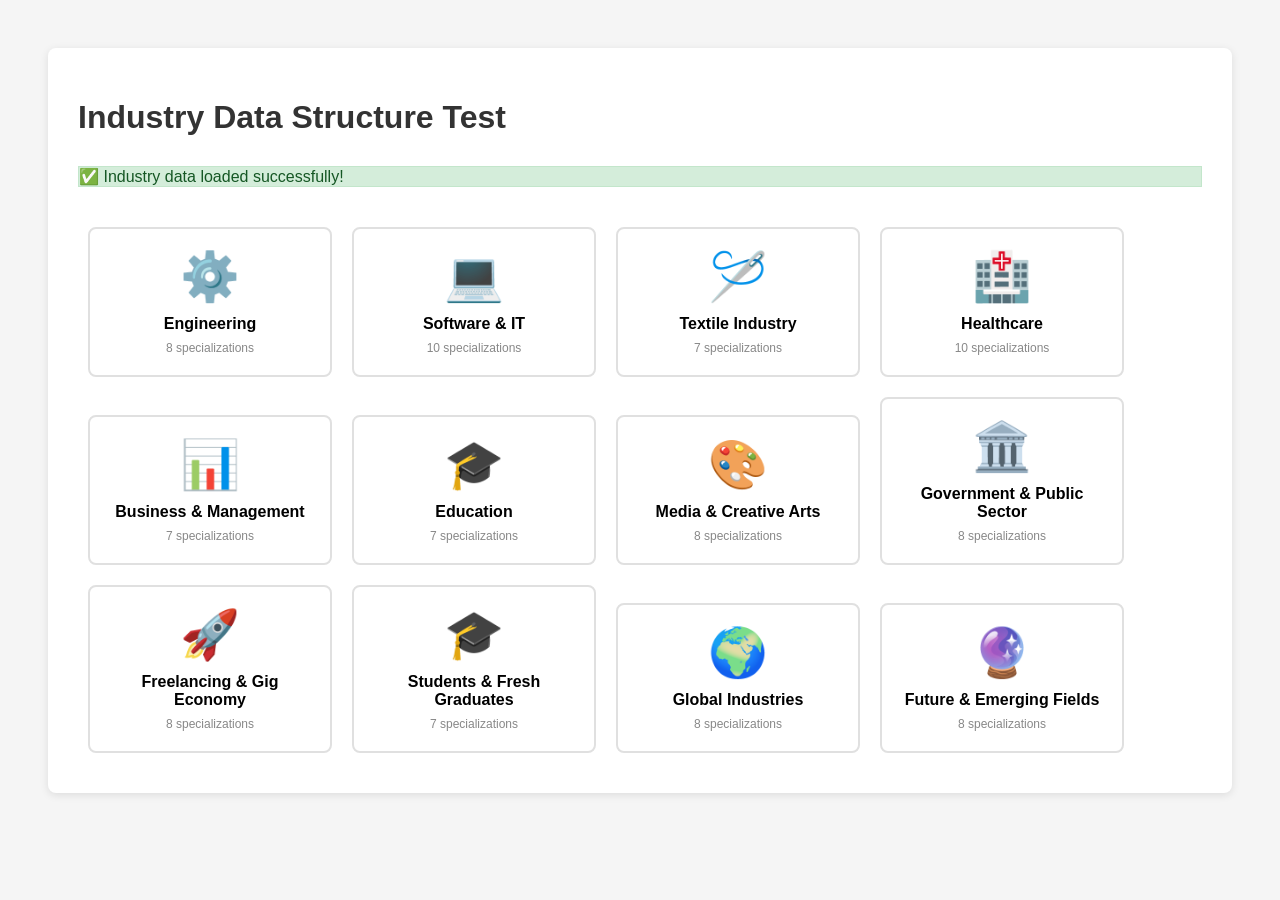
<file: test-industry.html>
<!DOCTYPE html>
<html lang="en">
<head>
    <meta charset="UTF-8">
    <meta name="viewport" content="width=device-width, initial-scale=1.0">
    <title>Test Industry Data</title>
    <style>
        body { font-family: Arial, sans-serif; padding: 40px; background: #f5f5f5; }
        .container { max-width: 1200px; margin: 0 auto; background: white; padding: 30px; border-radius: 8px; box-shadow: 0 2px 8px rgba(0,0,0,0.1); }
        h1 { color: #333; margin-bottom: 30px; }
        .industry-card { background: white; border: 2px solid #e0e0e0; border-radius: 8px; padding: 20px; margin: 10px; display: inline-block; width: 200px; text-align: center; cursor: pointer; transition: all 0.3s; }
        .industry-card:hover { border-color: #4F46E5; transform: translateY(-4px); box-shadow: 0 4px 12px rgba(79,70,229,0.3); }
        .industry-icon { font-size: 3rem; margin-bottom: 10px; }
        .industry-name { font-weight: bold; font-size: 1rem; margin-bottom: 8px; }
        .industry-count { font-size: 0.75rem; color: #888; }
        .status { padding: 10px; margin: 10px 0; border-radius: 4px; }
        .success { background: #d4edda; color: #155724; border: 1px solid #c3e6cb; }
        .error { background: #f8d7da; color: #721c24; border: 1px solid #f5c6cb; }
    </style>
</head>
<body>
    <div class="container">
        <h1>Industry Data Structure Test</h1>
        <div id="status"></div>
        <div id="industry-grid" style="margin-top: 30px;"></div>
    </div>

    <script src="industry-data.js"></script>
    <script>
        function test() {
            var status = document.getElementById('status');
            var grid = document.getElementById('industry-grid');
            
            if (!industryData) {
                status.innerHTML = '<div class="error">❌ Industry data not loaded!</div>';
                return;
            }
            
            status.innerHTML = '<div class="success">✅ Industry data loaded successfully!</div>';
            
            var count = 0;
            Object.keys(industryData).forEach(function(key) {
                var industry = industryData[key];
                var subCount = Object.keys(industry.subcategories).length;
                count++;
                
                var card = document.createElement('div');
                card.className = 'industry-card';
                card.innerHTML = 
                    '<div class="industry-icon">' + industry.icon + '</div>' +
                    '<div class="industry-name">' + industry.name + '</div>' +
                    '<div class="industry-count">' + subCount + ' specializations</div>';
                
                grid.appendChild(card);
            });
            
            console.log('Total industries:', count);
            console.log('Industry data structure:', industryData);
        }
        
        test();
    </script>
</body>
</html>
</file>
